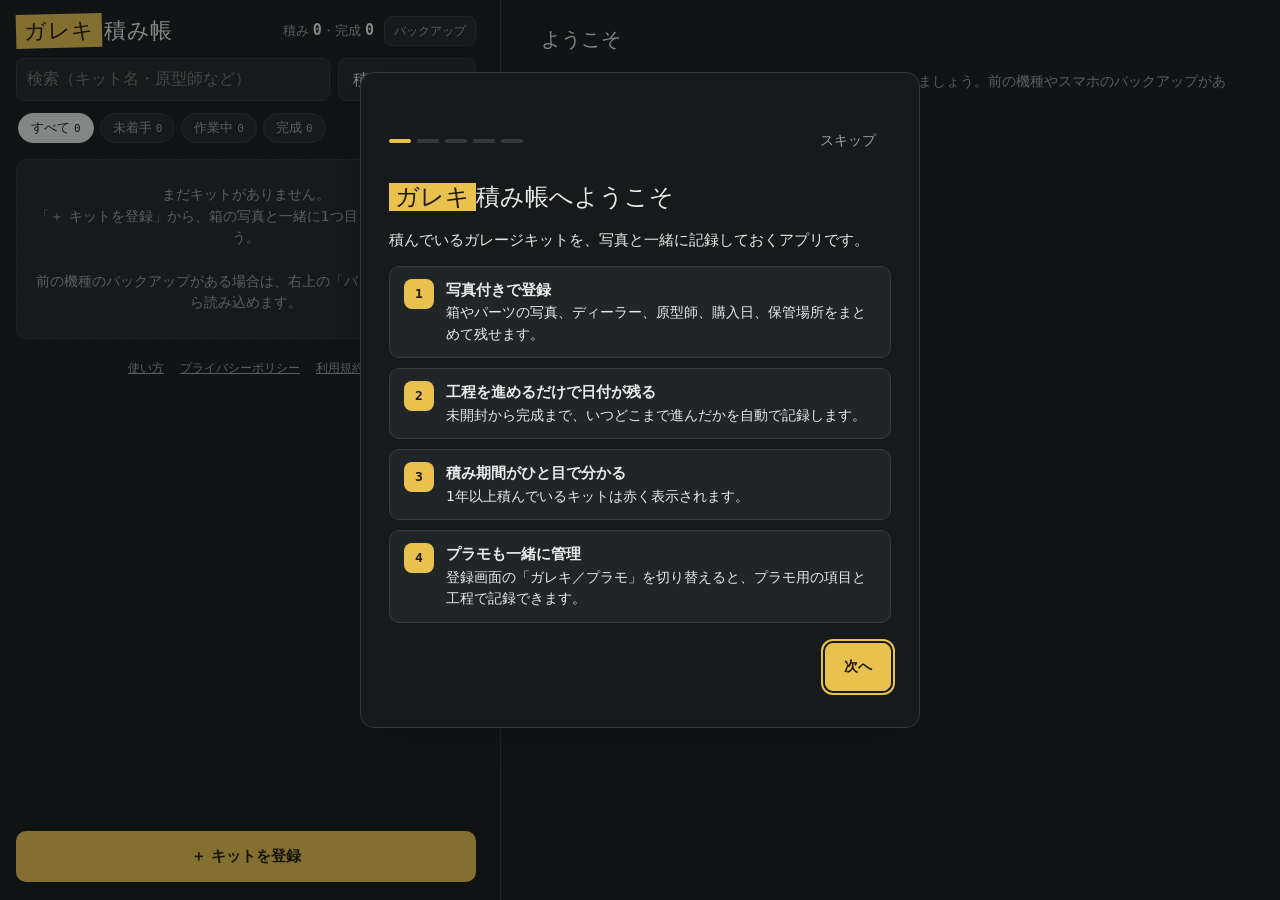
<file: index.html>
<!doctype html>
<html lang="ja">
<head>
<meta charset="utf-8">
<meta name="viewport" content="width=device-width,initial-scale=1,viewport-fit=cover">
<meta http-equiv="Content-Security-Policy" content="default-src 'self'; script-src 'self' https://accounts.google.com/gsi/client; style-src 'self' 'unsafe-inline' https://fonts.googleapis.com https://accounts.google.com/gsi/style; font-src https://fonts.gstatic.com; img-src 'self' blob: data:; connect-src 'self' data: https://www.googleapis.com https://accounts.google.com/gsi/; frame-src https://accounts.google.com/gsi/; object-src 'none'; base-uri 'none'; form-action 'none'">
<meta name="referrer" content="no-referrer">
<title>ガレキ積み帳</title>
<meta name="theme-color" content="#161A1B">
<meta name="color-scheme" content="dark">
<meta name="apple-mobile-web-app-capable" content="yes">
<meta name="mobile-web-app-capable" content="yes">
<meta name="apple-mobile-web-app-title" content="積み帳">
<meta name="apple-mobile-web-app-status-bar-style" content="black">
<link rel="manifest" href="manifest.webmanifest">
<link rel="apple-touch-icon" href="icon-180.png">
<link rel="icon" href="icon-192.png">
<link rel="preconnect" href="https://fonts.googleapis.com">
<link rel="stylesheet" href="https://fonts.googleapis.com/css2?family=Dela+Gothic+One&family=Zen+Kaku+Gothic+New:wght@400;500;700&family=IBM+Plex+Mono:wght@500&display=swap">
<style>
/* Layout: a workbench shelf — sticky header with stock summary, filter chips, a single column of kit cards; detail, edit and backup open as full-height sheets. */
/* 端末の設定にかかわらずダークで固定（Androidの下のバーの色と揃えるため） */
:root{
  --bg:#161A1B; --surface:#202627; --sunken:#1A1F20; --ink:#E6EBEA; --muted:#97A2A1; --line:#323A3B;
  --tape:#E8C14E; --tape-ink:#211A05; --done:#5DB582; --warn:#E07A4E;
  --f-display:"Dela Gothic One","Zen Kaku Gothic New","Hiragino Sans",system-ui,sans-serif;
  --f-body:"Zen Kaku Gothic New","Hiragino Sans","Noto Sans JP",system-ui,sans-serif;
  --f-data:"IBM Plex Mono",ui-monospace,Menlo,monospace;
  --r:10px; color-scheme:dark;
}

*{box-sizing:border-box}
html{-webkit-text-size-adjust:100%;background:var(--bg);min-height:100%;overscroll-behavior-y:none}
body{margin:0;min-height:100vh;min-height:100dvh;background:var(--bg);color:var(--ink);font-family:var(--f-body);font-size:15px;line-height:1.55;
  padding-top:env(safe-area-inset-top,0px);
  padding-left:max(16px,env(safe-area-inset-left,0px));padding-right:max(16px,env(safe-area-inset-right,0px));padding-bottom:calc(env(safe-area-inset-bottom,0px) + 96px)}
body::before{content:"";position:fixed;inset:0 0 auto;height:env(safe-area-inset-top,0px);z-index:10;background:var(--bg)}
img{max-width:100%}
[hidden]{display:none!important}
.wrap{max-width:640px;margin:0 auto}
button,input,select,textarea{font:inherit;color:inherit}
button{cursor:pointer;-webkit-tap-highlight-color:transparent}
:focus-visible{outline:2px solid var(--tape);outline-offset:2px}
.num{font-family:var(--f-data);font-variant-numeric:tabular-nums}

header{position:sticky;top:env(safe-area-inset-top,0px);z-index:5;background:var(--bg);padding-block:14px 10px;display:grid;gap:10px;grid-template-columns:minmax(0,1fr)}
.brand{display:flex;align-items:center;justify-content:space-between;gap:6px 12px;flex-wrap:wrap}
h1{font-family:var(--f-display);font-weight:400;font-size:22px;margin:0;letter-spacing:.02em;white-space:nowrap}
h1 span{display:inline-block;background:var(--tape);color:var(--tape-ink);padding:0 8px;transform:rotate(-1.5deg);margin-right:2px}
.brand-r{display:flex;align-items:center;gap:10px;min-width:0}
.stock{font-size:13px;color:var(--muted);white-space:nowrap}
.stock b{color:var(--ink);font-family:var(--f-data);font-size:15px}
.iconbtn{border:1px solid var(--line);background:var(--surface);border-radius:8px;padding:5px 9px;font-size:12px;color:var(--muted);white-space:nowrap}
.tools{display:flex;gap:8px}
.tools input,.tools select{background:var(--surface);border:1px solid var(--line);border-radius:8px;padding:8px 10px;min-width:0;font-size:16px}
.tools input{flex:1}
.tools select{flex:none;max-width:42%}
.chips{display:flex;gap:6px;overflow-x:auto;scrollbar-width:none;padding:2px}
.chips::-webkit-scrollbar{display:none}
.chip{flex:none;border:1px solid var(--line);background:var(--surface);border-radius:999px;padding:4px 12px;font-size:13px;color:var(--muted)}
.chip .num{font-size:11px;margin-left:4px}
.chip[aria-pressed="true"]{background:var(--ink);color:var(--bg);border-color:var(--ink)}

.list{display:grid;gap:10px;padding-top:4px;grid-template-columns:minmax(0,1fr)}
.card{display:grid;grid-template-columns:76px 1fr;gap:12px;align-items:center;background:var(--surface);border:1px solid var(--line);border-radius:var(--r);padding:10px;text-align:left;width:100%}
.thumb{width:76px;height:76px;border-radius:7px;background:var(--sunken);display:grid;place-items:center;color:var(--muted);font-size:11px;overflow:hidden}
.thumb img{width:100%;height:100%;object-fit:cover;display:block}
.card .meta{min-width:0;display:grid;gap:3px}
.card .name{font-weight:700;font-size:15px;line-height:1.35;overflow-wrap:anywhere}
.card .sub{font-size:12px;color:var(--muted);white-space:nowrap;overflow:hidden;text-overflow:ellipsis}
.row{display:flex;align-items:center;gap:8px;flex-wrap:wrap}
.pill{font-size:11px;font-weight:700;padding:1px 8px;border-radius:4px;background:var(--sunken);color:var(--muted);letter-spacing:.04em}
.pill.s6{background:var(--done);color:var(--surface)}
.pill.wip{background:var(--tape);color:var(--tape-ink)}
.age{font-size:11px;color:var(--muted)}
.age.old{color:var(--warn)}
.steps{display:grid;grid-template-columns:repeat(7,1fr);gap:2px;width:100%;max-width:140px}
.steps i{height:4px;border-radius:2px;background:var(--line)}
.steps i.on{background:var(--tape)}
.steps.done i.on{background:var(--done)}

.empty,.notice{background:var(--surface);border:1px dashed var(--line);border-radius:var(--r);padding:24px 18px;text-align:center;color:var(--muted);font-size:14px}
.notice{border-style:solid;text-align:left;font-size:13px}
.remind{display:flex;gap:10px;align-items:center;justify-content:space-between;background:color-mix(in srgb,var(--tape) 20%,var(--surface));border:1px solid var(--tape);border-radius:var(--r);padding:8px 12px;font-size:13px}

.fab{position:fixed;right:max(18px,calc(env(safe-area-inset-right,0px) + 18px));bottom:calc(env(safe-area-inset-bottom,0px) + 18px);z-index:6;
  background:var(--tape);color:var(--tape-ink);border:0;border-radius:999px;padding:14px 22px;font-weight:700;font-size:15px;box-shadow:0 6px 18px rgba(0,0,0,.18)}

.sheet{position:fixed;inset:0;z-index:20;background:var(--bg);overflow-y:auto;overflow-x:hidden;-webkit-overflow-scrolling:touch;
  padding-top:env(safe-area-inset-top,0px);padding-bottom:calc(env(safe-area-inset-bottom,0px) + 32px);
  padding-left:max(16px,env(safe-area-inset-left,0px));padding-right:max(16px,env(safe-area-inset-right,0px))}
.sheet .wrap{display:grid;gap:16px;grid-template-columns:minmax(0,1fr)}
.bar{position:sticky;top:0;z-index:2;background:var(--bg);display:flex;align-items:center;justify-content:space-between;gap:8px;padding-block:12px 8px;border-bottom:1px solid var(--line)}
.bar h2{font-size:16px;margin:0;font-weight:700;flex:1;min-width:0;overflow:hidden;text-overflow:ellipsis;white-space:nowrap;text-align:center}
.btn{border:1px solid var(--line);background:var(--surface);border-radius:8px;padding:8px 14px;font-size:14px;font-weight:500}
.btn.primary{background:var(--tape);color:var(--tape-ink);border-color:var(--tape);font-weight:700}
.btn.ghost{background:transparent;border-color:transparent;color:var(--muted)}
.btn.danger{color:var(--warn);border-color:var(--warn);background:transparent}
.btn:disabled{opacity:.5;cursor:default}
.btn.wide{width:100%;padding:12px}

.gallery{display:grid;gap:8px;min-width:0}
/* 写真の縦横比が違っても下の項目が動かないよう、枠の高さを固定して写真は枠の中に収める */
.gallery .main{width:100%;height:min(56vh,480px);object-fit:contain;border-radius:var(--r);background:var(--sunken);display:block}
.gallery .thumbs{display:grid;grid-template-columns:repeat(auto-fill,minmax(64px,1fr));gap:6px}
.gallery .thumbs button{padding:0;border:2px solid transparent;border-radius:7px;overflow:hidden;aspect-ratio:1;background:var(--sunken)}
.gallery .thumbs button[aria-pressed="true"]{border-color:var(--tape)}
.gallery .thumbs img{width:100%;height:100%;object-fit:cover;display:block}
.gallery .none{width:100%;aspect-ratio:16/9;border-radius:var(--r);background:var(--sunken);display:grid;place-items:center;color:var(--muted);font-size:13px}
.dname{font-size:20px;font-weight:700;margin:0;text-wrap:balance;line-height:1.35}
.advance{display:grid;gap:8px;background:var(--surface);border:1px solid var(--line);border-radius:var(--r);padding:12px}
.advance .steps{max-width:none}
.advance .steps i{height:6px}
.stepnames{display:grid;grid-template-columns:repeat(7,1fr);gap:2px;font-size:10px;color:var(--muted);text-align:center}
.stepnames .cur{color:var(--ink);font-weight:700}
dl{margin:0;display:grid;grid-template-columns:auto 1fr;gap:8px 16px;font-size:14px}
dt{color:var(--muted);font-size:12px;letter-spacing:.06em;padding-top:2px}
dd{margin:0;min-width:0;overflow-wrap:anywhere;white-space:pre-wrap}
.box{background:var(--surface);border:1px solid var(--line);border-radius:var(--r);padding:12px 14px}
.box h3{margin:0 0 4px;font-size:15px}
.box p{margin:0 0 10px;font-size:13px;color:var(--muted)}
.log{display:grid;gap:0;margin:0;padding:0;list-style:none}
.log li{display:grid;grid-template-columns:auto 1fr auto;gap:10px;align-items:center;padding:7px 0;border-top:1px solid var(--line);font-size:14px}
.log li:first-child{border-top:0}
.log .dot{width:10px;height:10px;border-radius:50%;background:var(--tape)}
.log li.s6 .dot{background:var(--done)}
.log li.off .st{color:var(--muted);font-weight:500}
.log li.off .dot{background:transparent;border:1.5px solid var(--line)}
.log .st{font-weight:700;min-width:0}
.log .dur{font-size:12px;color:var(--muted);font-weight:400;margin-left:6px}
.log input{font-family:var(--f-data);font-variant-numeric:tabular-nums;font-size:14px;background:transparent;border:1px solid transparent;border-radius:6px;padding:2px 4px;color:var(--muted);min-width:0}
.log input:focus{border-color:var(--line);background:var(--surface)}
.box h3 .sub{font-weight:400;font-size:12px;color:var(--muted);margin-left:6px}
.confirm{display:flex;gap:8px;align-items:center;flex-wrap:wrap;font-size:13px;color:var(--warn)}

form{display:grid;gap:14px}
.f{display:grid;gap:4px}
.f label,.flabel{font-size:12px;color:var(--muted);letter-spacing:.06em}
.f input,.f select,.f textarea{background:var(--surface);border:1px solid var(--line);border-radius:8px;padding:10px;width:100%;min-width:0;font-size:16px}
.f input[type="date"]{min-height:44px;-webkit-appearance:none;appearance:none}
.f textarea{min-height:70px;resize:vertical}
.two{display:grid;grid-template-columns:1fr 1fr;gap:10px;align-items:start}
.two>*{min-width:0}
.seg{display:flex;flex-wrap:wrap;gap:6px}
.seg button{border:1px solid var(--line);background:var(--surface);border-radius:6px;padding:6px 10px;font-size:13px}
.seg button[aria-pressed="true"]{background:var(--tape);color:var(--tape-ink);border-color:var(--tape);font-weight:700}
.photos{display:grid;grid-template-columns:repeat(auto-fill,minmax(88px,1fr));gap:8px}
.ph{position:relative;aspect-ratio:1;border-radius:8px;overflow:hidden;background:var(--sunken)}
.ph img{width:100%;height:100%;object-fit:cover;display:block}
.ph button{position:absolute;top:4px;right:4px;width:26px;height:26px;border-radius:50%;border:0;background:rgba(0,0,0,.6);color:#fff;font-size:15px;line-height:1}
.ph.up{display:grid;place-items:center;font-size:11px;color:var(--muted)}
.addph{position:relative;aspect-ratio:1;border:1.5px dashed var(--line);border-radius:8px;display:grid;place-items:center;text-align:center;font-size:12px;color:var(--muted)}
.addph input,.filepick input{position:absolute;inset:0;width:100%;height:100%;opacity:0;cursor:pointer;font-size:40px}
.filepick{position:relative;display:block}
.err{color:var(--warn);font-size:13px;margin:0}
.toast{position:fixed;left:50%;bottom:calc(env(safe-area-inset-bottom,0px) + 84px);transform:translateX(-50%);z-index:30;background:var(--ink);color:var(--bg);padding:8px 16px;border-radius:999px;font-size:13px;max-width:calc(100% - 32px);text-align:center}
@media (prefers-reduced-motion:no-preference){.sheet{animation:up .18s ease-out}@keyframes up{from{transform:translateY(16px);opacity:.6}}}

/* 同期・リンク */
#openBackup[data-state="needtap"],#openBackup[data-state="error"]{border-color:var(--warn);color:var(--warn)}
#openBackup[data-state="ok"]{color:var(--done);border-color:color-mix(in srgb,var(--done) 45%,var(--line))}
#openBackup[data-state="syncing"]{color:var(--ink)}
#openBackup[data-state="syncing"]::before,.btn.spin::before{content:"";display:inline-block;width:11px;height:11px;margin-right:6px;vertical-align:-1px;
  border:2px solid currentColor;border-right-color:transparent;border-radius:50%;animation:spin .8s linear infinite}
@keyframes spin{to{transform:rotate(360deg)}}
@media (prefers-reduced-motion:reduce){#openBackup[data-state="syncing"]::before,.btn.spin::before{animation-duration:2.4s}}
.small{font-size:12px;color:var(--muted);margin:8px 0 0}
.stack{display:grid;gap:8px}
.stack .btn{text-align:left;line-height:1.4}
.legal{display:flex;gap:16px;justify-content:center;font-size:12px;margin:4px 0 0}
.legal a,.foot a{color:var(--muted)}
.foot{display:flex;gap:16px;justify-content:center;font-size:12px;padding-block:20px 0}

/* 初回の案内 */
#intro{z-index:25}
#intro .wrap{max-width:520px;min-height:100%;display:flex;flex-direction:column;gap:20px;padding-block:20px 8px}
.intro-top{display:flex;justify-content:space-between;align-items:center;min-height:40px}
.dots{display:flex;gap:6px}
.dots i{width:22px;height:4px;border-radius:2px;background:var(--line)}
.dots i.on{background:var(--tape)}
.intro-body{flex:1;display:grid;align-content:start;gap:14px}
.intro-body h2{font-family:var(--f-display);font-weight:400;font-size:24px;line-height:1.4;margin:0;text-wrap:balance}
.intro-body h2 span{background:var(--tape);color:var(--tape-ink);padding:0 6px}
.intro-body p{margin:0;font-size:15px}
.intro-body .note{font-size:13px;color:var(--muted)}
.feat{list-style:none;margin:0;padding:0;display:grid;gap:10px}
.feat li{display:grid;grid-template-columns:auto 1fr;gap:12px;align-items:start;background:var(--surface);border:1px solid var(--line);border-radius:var(--r);padding:12px 14px;font-size:14px}
.feat b{display:block;font-size:15px}
.feat .ic{width:30px;height:30px;border-radius:8px;background:var(--tape);color:var(--tape-ink);display:grid;place-items:center;font-weight:700;font-family:var(--f-data);font-size:13px}
.howto{margin:0;padding-left:1.4em;display:grid;gap:6px;font-size:15px}
.howto kbd{font-family:var(--f-body);font-size:13px;border:1px solid var(--line);background:var(--surface);border-radius:5px;padding:0 6px;white-space:nowrap}
.intro-demo{background:var(--surface);border:1px solid var(--line);border-radius:var(--r);padding:12px;display:grid;gap:8px}
.intro-demo .steps{max-width:none}
.intro-demo .steps i{height:6px}
.intro-nav{display:flex;gap:10px;justify-content:space-between;align-items:center}
.intro-nav .btn{padding:12px 18px}
.intro-nav .grow{flex:1}
.intro-actions{display:grid;gap:8px}
.ok{color:var(--done);font-weight:700}

/* 購入日・イベント */
.check{display:flex;align-items:center;gap:6px;font-size:13px;color:var(--muted);letter-spacing:0;cursor:pointer}
.check input{width:18px;height:18px;margin:0;accent-color:var(--tape)}
.f input:disabled{opacity:.45}
.evpick{display:grid;gap:6px;margin-top:6px}
#e-evseries{color:var(--muted)}
#e-evround{border-color:var(--tape)}
.filled{animation:fill 1.6s ease-out}
@keyframes fill{from{background:color-mix(in srgb,var(--tape) 35%,var(--surface))}}

/* ガレキ／プラモ */
.kindtoggle{display:grid;grid-template-columns:1fr 1fr;background:var(--sunken);border:1px solid var(--line);border-radius:10px;padding:3px;gap:3px}
.kindtoggle button{border:0;background:transparent;border-radius:7px;padding:9px 0;font-weight:700;color:var(--muted)}
.kindtoggle button[aria-checked="true"]{background:var(--tape);color:var(--tape-ink)}
.kindseg{display:flex;gap:4px;padding-right:8px;margin-right:2px;border-right:1px solid var(--line);flex:none}
.chip.kchip[aria-pressed="true"]{background:var(--tape);color:var(--tape-ink);border-color:var(--tape)}
.kindtag{font-size:11px;font-weight:700;padding:0 6px;border-radius:4px;border:1px solid var(--tape);color:var(--tape)}
.ovk{margin:6px 0 0;font-size:13px;color:var(--muted);font-weight:500}
.hint{font-size:12px;color:var(--muted)}

/* 一覧の補助（PCの右側に出す概要） */
.overview{display:grid;gap:16px;padding-block:24px}
.overview h2{font-family:var(--f-display);font-weight:400;font-size:20px;margin:0}
.overview .lead{color:var(--muted);font-size:14px;margin:0}
.stepcount{display:grid;grid-template-columns:repeat(7,minmax(0,1fr));gap:6px}
.stepcount div{background:var(--surface);border:1px solid var(--line);border-radius:8px;padding:10px 6px;text-align:center;display:grid;gap:2px}
.stepcount b{font-family:var(--f-data);font-size:22px;font-variant-numeric:tabular-nums;line-height:1.2}
.stepcount span{font-size:11px;color:var(--muted)}
.stepcount .zero b{color:var(--muted);opacity:.5}
.oldlist{list-style:none;margin:0;padding:0}
.oldlist li{border-top:1px solid var(--line)}
.oldlist li:first-child{border-top:0}
.oldlist button{display:grid;grid-template-columns:44px 1fr auto;gap:12px;align-items:center;width:100%;padding:8px 0;border:0;background:transparent;text-align:left}
.oldlist .t{width:44px;height:44px;border-radius:6px;background:var(--sunken);overflow:hidden}
.oldlist .t img{width:100%;height:100%;object-fit:cover;display:block}
.oldlist .n{min-width:0;overflow:hidden;text-overflow:ellipsis;white-space:nowrap;font-weight:500}
.oldlist .d{font-size:12px;color:var(--warn);white-space:nowrap}
.oldlist .d.fresh{color:var(--muted)}
.kbd{font-family:var(--f-data);font-size:11px;border:1px solid var(--line);border-radius:4px;padding:0 5px;color:var(--muted)}

/* ---------- PC：一覧と詳細を左右に並べる ---------- */
@media (min-width:960px){
  :root{--listw:420px}
  body{padding-bottom:110px}
  body > .wrap{max-width:var(--listw);margin:0}
  .card{transition:border-color .12s,background .12s}
  .card:hover{border-color:color-mix(in srgb,var(--tape) 55%,var(--line))}
  .card[aria-current="true"]{border-color:var(--tape);background:color-mix(in srgb,var(--tape) 10%,var(--surface));box-shadow:inset 3px 0 0 var(--tape)}
  .fab{left:max(16px,env(safe-area-inset-left,0px));right:auto;width:var(--listw);border-radius:10px;bottom:18px}
  #detail{inset:0 0 0 calc(max(16px,env(safe-area-inset-left,0px)) + var(--listw) + 24px);z-index:4;border-left:1px solid var(--line);
    padding-left:40px;padding-right:40px;animation:none}
  #detail .wrap{max-width:860px;margin:0 auto}
  #detail [data-a="close"]{visibility:hidden}
  #detail .gallery .main{height:min(58vh,560px)}
  #detail .detail-cols{display:grid;gap:16px;grid-template-columns:minmax(0,1fr)}
  #intro{inset:8vh 0 auto 0;margin:0 auto;width:min(560px,calc(100vw - 48px));max-height:84vh;border-radius:14px;border:1px solid var(--line);
    box-shadow:0 0 0 100vmax rgba(10,14,15,.45),0 20px 50px rgba(0,0,0,.25);padding:28px}
  #editor,#backup{inset:4vh 0 auto 0;margin:0 auto;width:min(760px,calc(100vw - 48px));max-height:92vh;border-radius:14px;border:1px solid var(--line);
    box-shadow:0 0 0 100vmax rgba(10,14,15,.45),0 20px 50px rgba(0,0,0,.25);padding-left:28px;padding-right:28px;padding-bottom:28px}
  #editor .wrap,#backup .wrap{max-width:none}
  #editor .bar,#backup .bar{padding-top:18px}
  .photos{grid-template-columns:repeat(auto-fill,minmax(110px,1fr))}
}
@media (min-width:1280px){
  :root{--listw:460px}
  #detail .wrap{max-width:1040px}
  #detail .detail-cols{grid-template-columns:minmax(0,1.15fr) minmax(0,1fr);align-items:start}
  #detail .detail-cols > .gallery{position:sticky;top:64px}
  #detail .detail-cols .gallery .main{height:min(70vh,720px)}
}
</style>
</head>
<body>
<div class="wrap">
  <header>
    <div class="brand">
      <h1><span>ガレキ</span>積み帳</h1>
      <div class="brand-r">
        <div class="stock" id="stock">読み込み中…</div>
        <button class="iconbtn" id="openBackup">バックアップ</button>
      </div>
    </div>
    <div class="tools">
      <input id="q" type="search" placeholder="検索（キット名・原型師など）" aria-label="検索">
      <select id="sort" aria-label="並び順">
        <option value="old">積みが古い順</option>
        <option value="new">新しい順</option>
        <option value="name">名前順</option>
      </select>
    </div>
    <div class="chips" id="chips" role="toolbar" aria-label="工程で絞り込み"></div>
  </header>
  <main id="list" class="list"></main>
  <footer class="foot"><a href="#" id="openIntro">使い方</a><a href="privacy.html">プライバシーポリシー</a><a href="terms.html">利用規約</a></footer>
</div>
<button class="fab" id="fab">＋ キットを登録</button>
<section class="sheet" id="detail" hidden></section>
<section class="sheet" id="editor" hidden></section>
<section class="sheet" id="backup" hidden></section>
<section class="sheet" id="intro" hidden role="dialog" aria-modal="true" aria-labelledby="intro-title"></section>
<div class="toast" id="toast" hidden></div>

<script src="https://accounts.google.com/gsi/client" async></script>
<script src="events.js" defer></script>
<script src="app.js" defer></script>
</body>
</html>
</file>
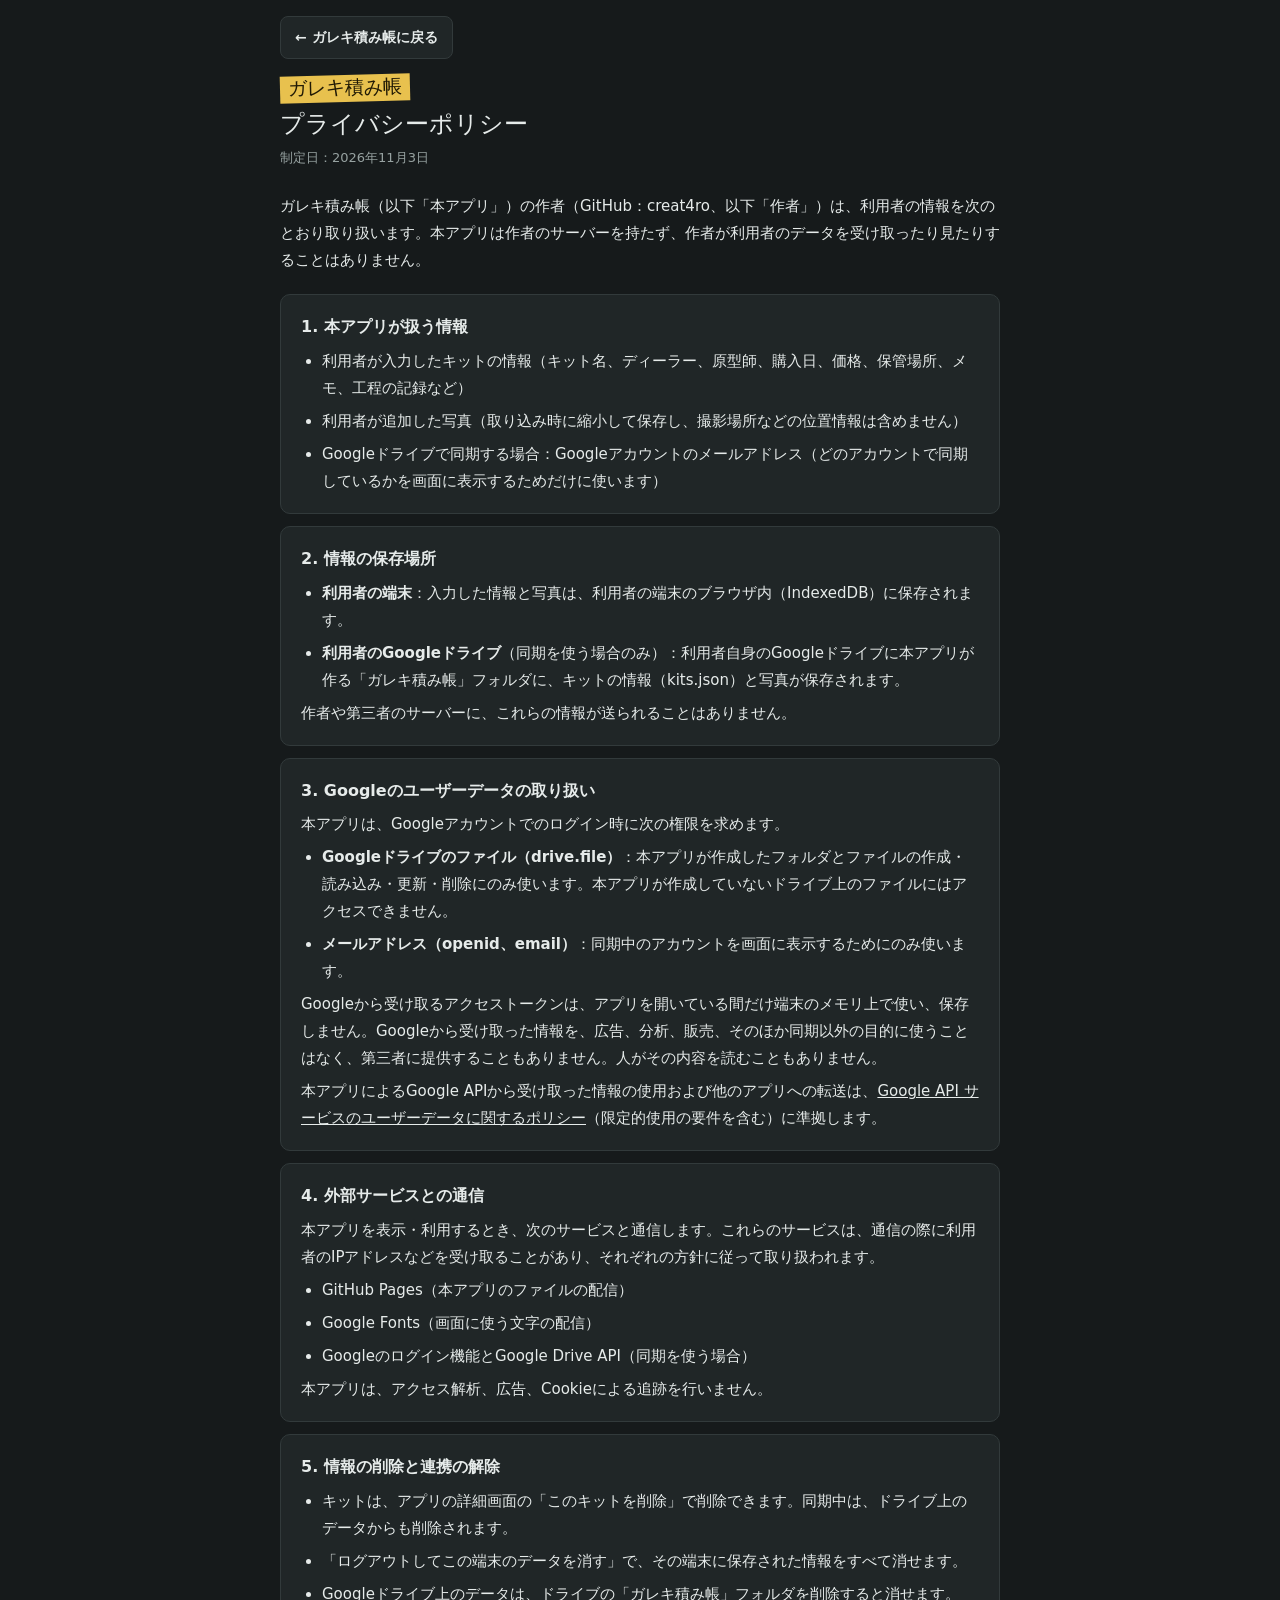
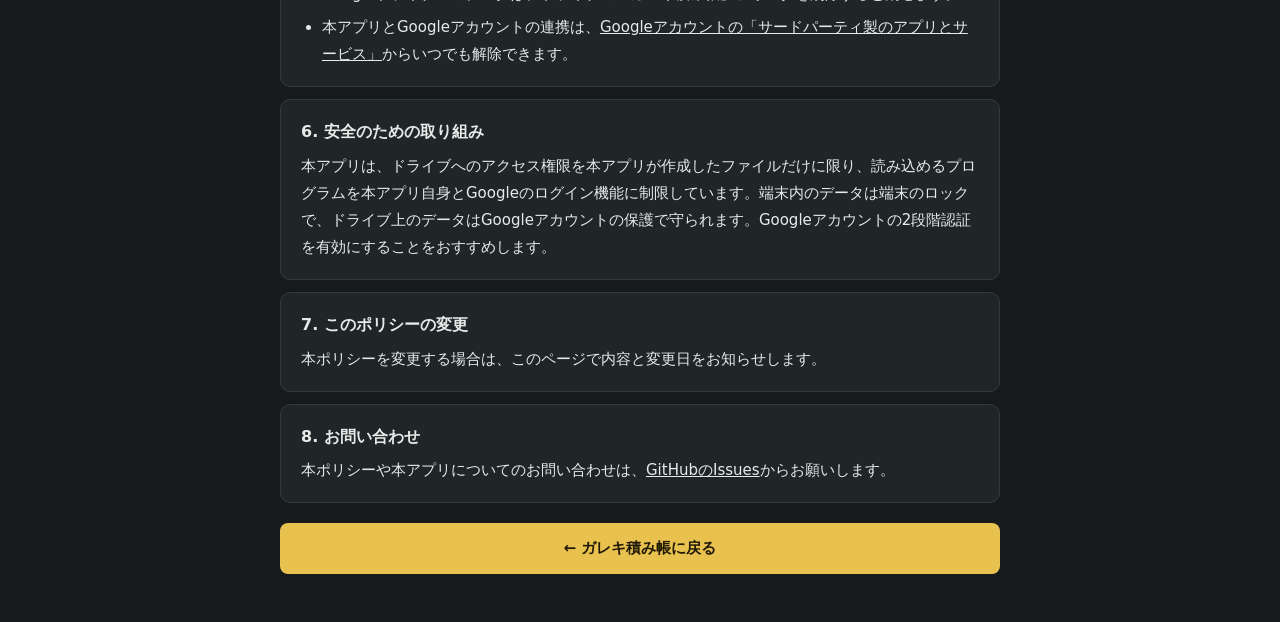
<file: privacy.html>
<!doctype html>
<html lang="ja">
<head>
<meta charset="utf-8">
<meta name="viewport" content="width=device-width,initial-scale=1,viewport-fit=cover">
<meta http-equiv="Content-Security-Policy" content="default-src 'self'; style-src 'self' https://fonts.googleapis.com; font-src https://fonts.gstatic.com; object-src 'none'; base-uri 'none'">
<title>プライバシーポリシー｜ガレキ積み帳</title>
<link rel="icon" href="icon-192.png">
<meta name="theme-color" content="#161A1B">
<meta name="color-scheme" content="dark">
<link rel="stylesheet" href="https://fonts.googleapis.com/css2?family=Dela+Gothic+One&family=Zen+Kaku+Gothic+New:wght@400;700&display=swap">
<link rel="stylesheet" href="legal.css">
</head>
<body>
<main>
  <a class="back" href="./" data-back>← ガレキ積み帳に戻る</a>
  <h1><span>ガレキ積み帳</span>プライバシーポリシー</h1>
  <p class="meta">制定日：2026年11月3日</p>
  <p class="lead">ガレキ積み帳（以下「本アプリ」）の作者（GitHub：creat4ro、以下「作者」）は、利用者の情報を次のとおり取り扱います。本アプリは作者のサーバーを持たず、作者が利用者のデータを受け取ったり見たりすることはありません。</p>

  <section>
    <h2>1. 本アプリが扱う情報</h2>
    <ul>
      <li>利用者が入力したキットの情報（キット名、ディーラー、原型師、購入日、価格、保管場所、メモ、工程の記録など）</li>
      <li>利用者が追加した写真（取り込み時に縮小して保存し、撮影場所などの位置情報は含めません）</li>
      <li>Googleドライブで同期する場合：Googleアカウントのメールアドレス（どのアカウントで同期しているかを画面に表示するためだけに使います）</li>
    </ul>
  </section>

  <section>
    <h2>2. 情報の保存場所</h2>
    <ul>
      <li><b>利用者の端末</b>：入力した情報と写真は、利用者の端末のブラウザ内（IndexedDB）に保存されます。</li>
      <li><b>利用者のGoogleドライブ</b>（同期を使う場合のみ）：利用者自身のGoogleドライブに本アプリが作る「ガレキ積み帳」フォルダに、キットの情報（kits.json）と写真が保存されます。</li>
    </ul>
    <p>作者や第三者のサーバーに、これらの情報が送られることはありません。</p>
  </section>

  <section>
    <h2>3. Googleのユーザーデータの取り扱い</h2>
    <p>本アプリは、Googleアカウントでのログイン時に次の権限を求めます。</p>
    <ul>
      <li><b>Googleドライブのファイル（drive.file）</b>：本アプリが作成したフォルダとファイルの作成・読み込み・更新・削除にのみ使います。本アプリが作成していないドライブ上のファイルにはアクセスできません。</li>
      <li><b>メールアドレス（openid、email）</b>：同期中のアカウントを画面に表示するためにのみ使います。</li>
    </ul>
    <p>Googleから受け取るアクセストークンは、アプリを開いている間だけ端末のメモリ上で使い、保存しません。Googleから受け取った情報を、広告、分析、販売、そのほか同期以外の目的に使うことはなく、第三者に提供することもありません。人がその内容を読むこともありません。</p>
    <p>本アプリによるGoogle APIから受け取った情報の使用および他のアプリへの転送は、<a href="https://developers.google.com/terms/api-services-user-data-policy" rel="noopener">Google API サービスのユーザーデータに関するポリシー</a>（限定的使用の要件を含む）に準拠します。</p>
  </section>

  <section>
    <h2>4. 外部サービスとの通信</h2>
    <p>本アプリを表示・利用するとき、次のサービスと通信します。これらのサービスは、通信の際に利用者のIPアドレスなどを受け取ることがあり、それぞれの方針に従って取り扱われます。</p>
    <ul>
      <li>GitHub Pages（本アプリのファイルの配信）</li>
      <li>Google Fonts（画面に使う文字の配信）</li>
      <li>Googleのログイン機能とGoogle Drive API（同期を使う場合）</li>
    </ul>
    <p>本アプリは、アクセス解析、広告、Cookieによる追跡を行いません。</p>
  </section>

  <section>
    <h2>5. 情報の削除と連携の解除</h2>
    <ul>
      <li>キットは、アプリの詳細画面の「このキットを削除」で削除できます。同期中は、ドライブ上のデータからも削除されます。</li>
      <li>「ログアウトしてこの端末のデータを消す」で、その端末に保存された情報をすべて消せます。</li>
      <li>Googleドライブ上のデータは、ドライブの「ガレキ積み帳」フォルダを削除すると消せます。</li>
      <li>本アプリとGoogleアカウントの連携は、<a href="https://myaccount.google.com/connections" rel="noopener">Googleアカウントの「サードパーティ製のアプリとサービス」</a>からいつでも解除できます。</li>
    </ul>
  </section>

  <section>
    <h2>6. 安全のための取り組み</h2>
    <p>本アプリは、ドライブへのアクセス権限を本アプリが作成したファイルだけに限り、読み込めるプログラムを本アプリ自身とGoogleのログイン機能に制限しています。端末内のデータは端末のロックで、ドライブ上のデータはGoogleアカウントの保護で守られます。Googleアカウントの2段階認証を有効にすることをおすすめします。</p>
  </section>

  <section>
    <h2>7. このポリシーの変更</h2>
    <p>本ポリシーを変更する場合は、このページで内容と変更日をお知らせします。</p>
  </section>

  <section>
    <h2>8. お問い合わせ</h2>
    <p>本ポリシーや本アプリについてのお問い合わせは、<a href="https://github.com/creat4ro/garekichou/issues" rel="noopener">GitHubのIssues</a>からお願いします。</p>
  </section>
  <p class="foot-back"><a class="btn-back" href="./" data-back>← ガレキ積み帳に戻る</a></p>
</main>
<script src="legal.js" defer></script>
</body>
</html>
</file>
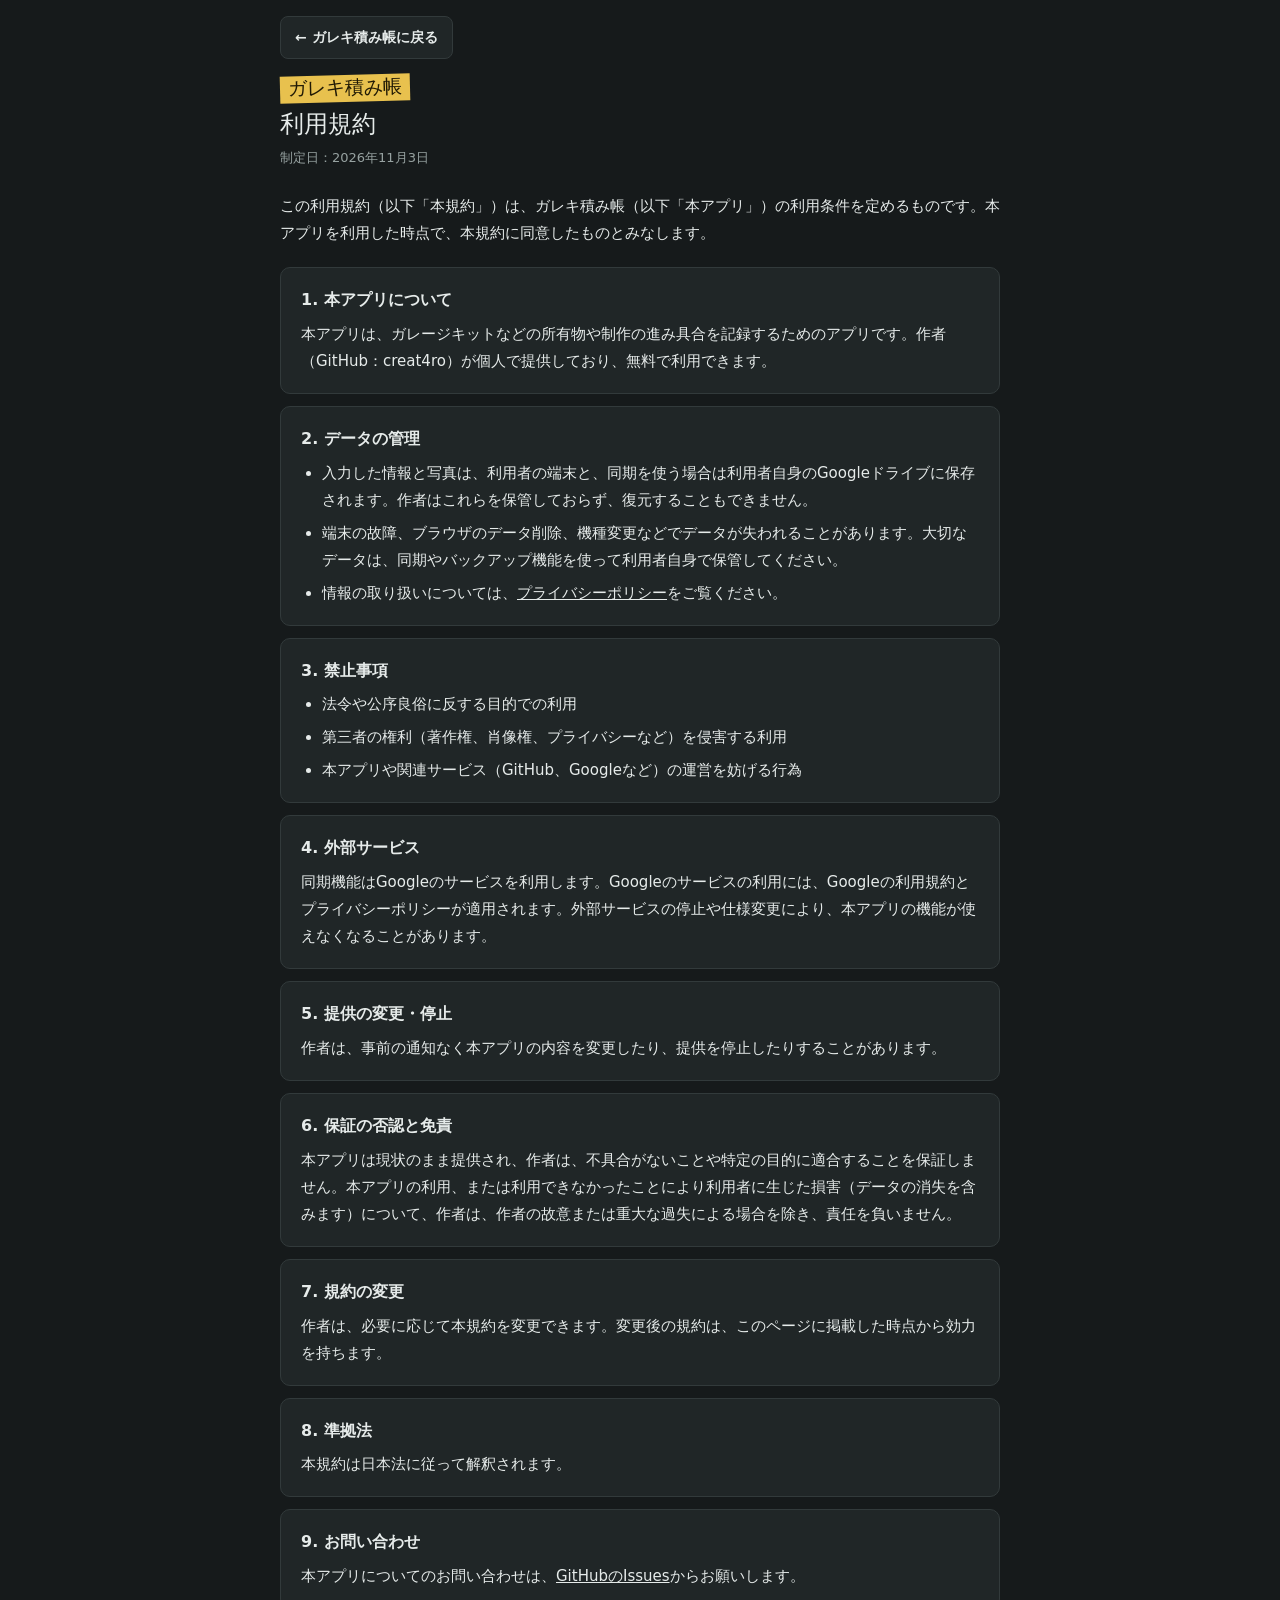
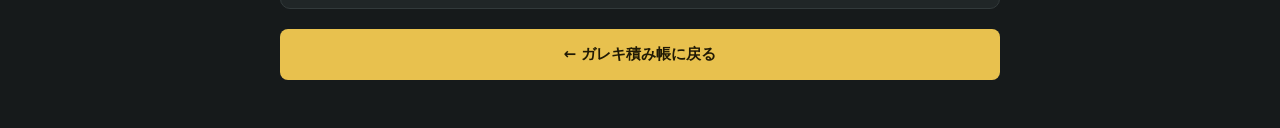
<file: terms.html>
<!doctype html>
<html lang="ja">
<head>
<meta charset="utf-8">
<meta name="viewport" content="width=device-width,initial-scale=1,viewport-fit=cover">
<meta http-equiv="Content-Security-Policy" content="default-src 'self'; style-src 'self' https://fonts.googleapis.com; font-src https://fonts.gstatic.com; object-src 'none'; base-uri 'none'">
<title>利用規約｜ガレキ積み帳</title>
<link rel="icon" href="icon-192.png">
<meta name="theme-color" content="#161A1B">
<meta name="color-scheme" content="dark">
<link rel="stylesheet" href="https://fonts.googleapis.com/css2?family=Dela+Gothic+One&family=Zen+Kaku+Gothic+New:wght@400;700&display=swap">
<link rel="stylesheet" href="legal.css">
</head>
<body>
<main>
  <a class="back" href="./" data-back>← ガレキ積み帳に戻る</a>
  <h1><span>ガレキ積み帳</span>利用規約</h1>
  <p class="meta">制定日：2026年11月3日</p>
  <p class="lead">この利用規約（以下「本規約」）は、ガレキ積み帳（以下「本アプリ」）の利用条件を定めるものです。本アプリを利用した時点で、本規約に同意したものとみなします。</p>

  <section>
    <h2>1. 本アプリについて</h2>
    <p>本アプリは、ガレージキットなどの所有物や制作の進み具合を記録するためのアプリです。作者（GitHub：creat4ro）が個人で提供しており、無料で利用できます。</p>
  </section>

  <section>
    <h2>2. データの管理</h2>
    <ul>
      <li>入力した情報と写真は、利用者の端末と、同期を使う場合は利用者自身のGoogleドライブに保存されます。作者はこれらを保管しておらず、復元することもできません。</li>
      <li>端末の故障、ブラウザのデータ削除、機種変更などでデータが失われることがあります。大切なデータは、同期やバックアップ機能を使って利用者自身で保管してください。</li>
      <li>情報の取り扱いについては、<a href="privacy.html">プライバシーポリシー</a>をご覧ください。</li>
    </ul>
  </section>

  <section>
    <h2>3. 禁止事項</h2>
    <ul>
      <li>法令や公序良俗に反する目的での利用</li>
      <li>第三者の権利（著作権、肖像権、プライバシーなど）を侵害する利用</li>
      <li>本アプリや関連サービス（GitHub、Googleなど）の運営を妨げる行為</li>
    </ul>
  </section>

  <section>
    <h2>4. 外部サービス</h2>
    <p>同期機能はGoogleのサービスを利用します。Googleのサービスの利用には、Googleの利用規約とプライバシーポリシーが適用されます。外部サービスの停止や仕様変更により、本アプリの機能が使えなくなることがあります。</p>
  </section>

  <section>
    <h2>5. 提供の変更・停止</h2>
    <p>作者は、事前の通知なく本アプリの内容を変更したり、提供を停止したりすることがあります。</p>
  </section>

  <section>
    <h2>6. 保証の否認と免責</h2>
    <p>本アプリは現状のまま提供され、作者は、不具合がないことや特定の目的に適合することを保証しません。本アプリの利用、または利用できなかったことにより利用者に生じた損害（データの消失を含みます）について、作者は、作者の故意または重大な過失による場合を除き、責任を負いません。</p>
  </section>

  <section>
    <h2>7. 規約の変更</h2>
    <p>作者は、必要に応じて本規約を変更できます。変更後の規約は、このページに掲載した時点から効力を持ちます。</p>
  </section>

  <section>
    <h2>8. 準拠法</h2>
    <p>本規約は日本法に従って解釈されます。</p>
  </section>

  <section>
    <h2>9. お問い合わせ</h2>
    <p>本アプリについてのお問い合わせは、<a href="https://github.com/creat4ro/garekichou/issues" rel="noopener">GitHubのIssues</a>からお願いします。</p>
  </section>
  <p class="foot-back"><a class="btn-back" href="./" data-back>← ガレキ積み帳に戻る</a></p>
</main>
<script src="legal.js" defer></script>
</body>
</html>
</file>
<file: legal.css>
:root{
  --bg:#161A1B; --surface:#202627; --ink:#E6EBEA; --muted:#97A2A1; --line:#323A3B; --tape:#E8C14E; --tape-ink:#211A05;
  --f-display:"Dela Gothic One","Zen Kaku Gothic New","Hiragino Sans",system-ui,sans-serif;
  --f-body:"Zen Kaku Gothic New","Hiragino Sans","Noto Sans JP",system-ui,sans-serif;
  color-scheme:dark;
}
*{box-sizing:border-box}
html{background:var(--bg);min-height:100%}
body{margin:0;background:var(--bg);color:var(--ink);font-family:var(--f-body);font-size:15px;line-height:1.8;
  padding-top:env(safe-area-inset-top,0px);padding-bottom:calc(env(safe-area-inset-bottom,0px) + 48px);
  padding-left:max(16px,env(safe-area-inset-left,0px));padding-right:max(16px,env(safe-area-inset-right,0px))}
main{max-width:720px;margin:0 auto}
.back{display:inline-block;margin:16px 0 8px;padding:8px 14px;border:1px solid var(--line);background:var(--surface);border-radius:8px;color:var(--ink);font-size:14px;font-weight:700;text-decoration:none}
.back:hover,.btn-back:hover{border-color:var(--tape)}
.foot-back{margin:20px 0 0}
.btn-back{display:block;text-align:center;padding:12px 16px;border-radius:8px;background:var(--tape);color:var(--tape-ink);font-weight:700;text-decoration:none}
h1{font-family:var(--f-display);font-weight:400;font-size:24px;line-height:1.4;margin:8px 0 4px;text-wrap:balance}
h1 span{display:block;width:fit-content;margin-bottom:6px;background:var(--tape);color:var(--tape-ink);padding:0 8px;transform:rotate(-1.5deg);margin-right:4px;font-size:.8em}
.meta{color:var(--muted);font-size:13px;margin:0 0 24px}
section{background:var(--surface);border:1px solid var(--line);border-radius:10px;padding:4px 20px 12px;margin-bottom:12px}
h2{font-size:16px;margin:14px 0 4px}
p,li{margin:6px 0}
ul,ol{padding-left:1.4em;margin:6px 0}
a{color:inherit}
.lead{margin:0 0 20px}
</file>
